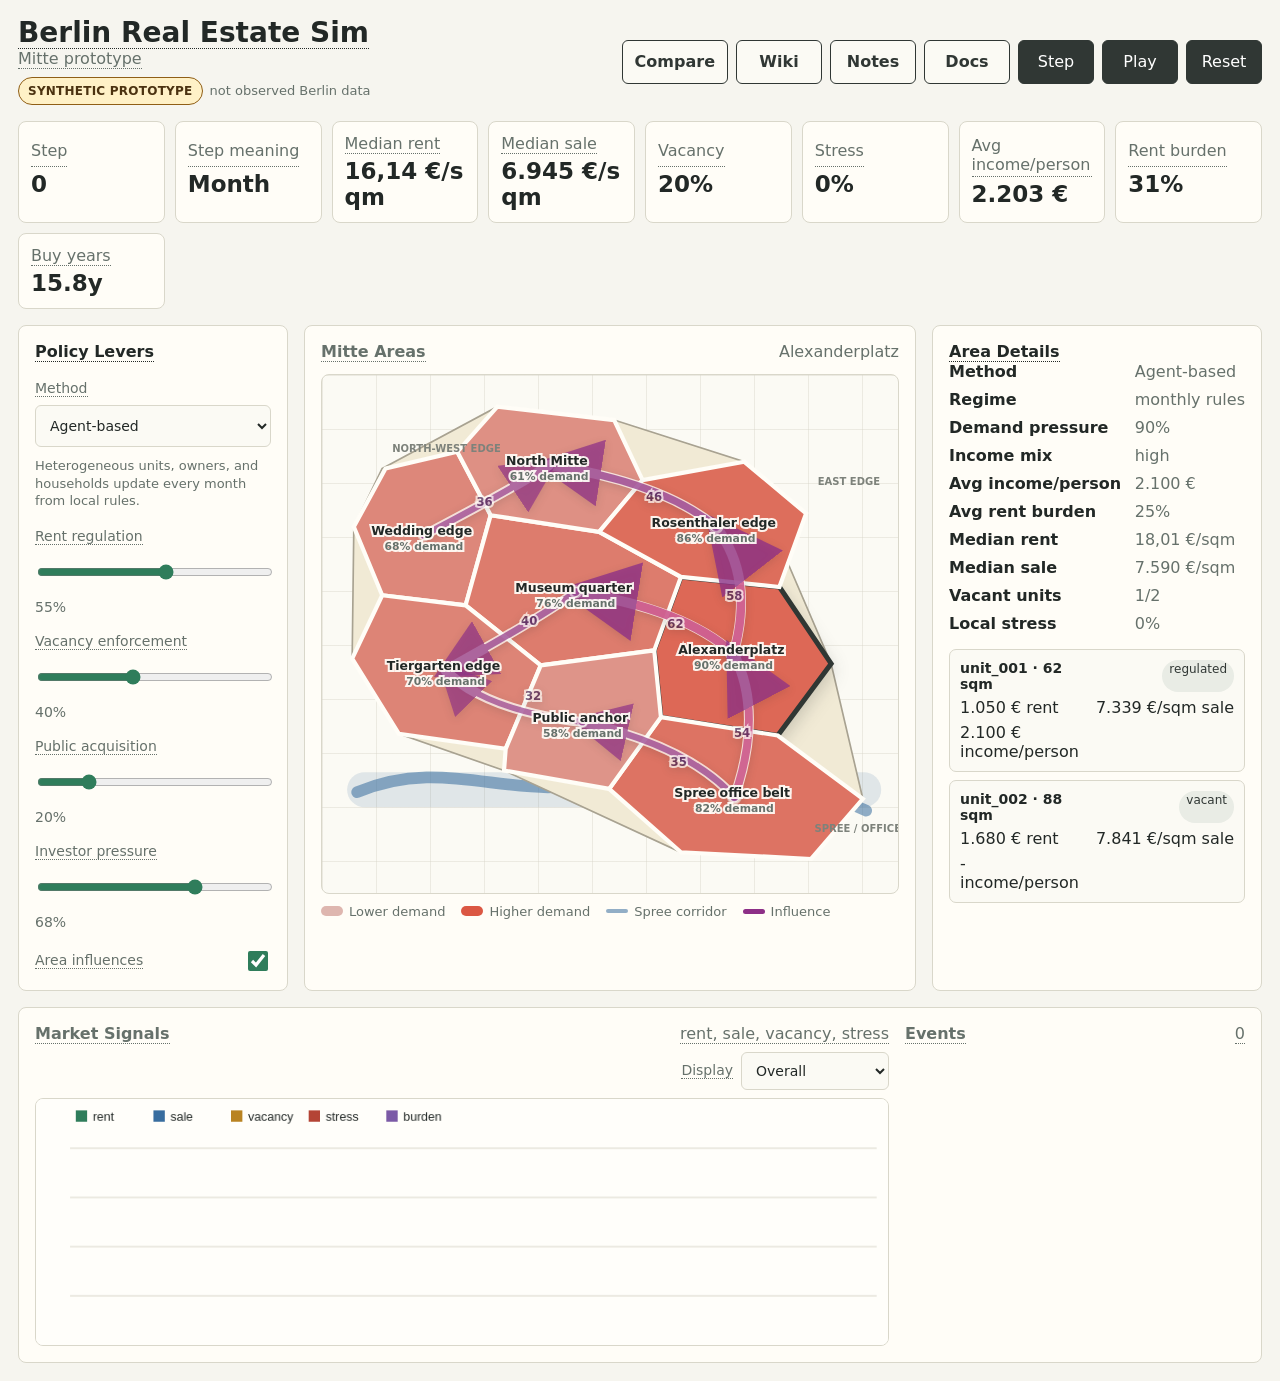
<file: web/index.html>
<!doctype html>
<html lang="en">
  <head>
    <meta charset="utf-8" />
    <meta name="viewport" content="width=device-width, initial-scale=1, viewport-fit=cover" />
    <meta name="theme-color" content="#303734" />
    <meta name="apple-mobile-web-app-capable" content="yes" />
    <meta name="apple-mobile-web-app-title" content="Berlin RE Sim" />
    <meta name="apple-mobile-web-app-status-bar-style" content="black-translucent" />
    <title>Berlin Real Estate Sim</title>
    <link rel="manifest" href="manifest.webmanifest" />
    <link rel="icon" href="icon.svg" type="image/svg+xml" />
    <link rel="apple-touch-icon" href="icon.svg" />
    <link rel="stylesheet" href="styles.css" />
  </head>
  <body>
    <main class="app">
      <header class="topbar">
        <div>
          <h1>
            <span
              class="info"
              tabindex="0"
              data-tooltip="A small game prototype for exploring how rent, purchase prices, vacancy, ownership, and policy interact in Berlin housing."
            >Berlin Real Estate Sim</span>
          </h1>
          <p
            class="info"
            tabindex="0"
            data-tooltip="The first scenario focuses on Mitte. More districts can be added later with the same data structure."
          >Mitte prototype</p>
          <div class="data-status-row" aria-label="data status">
            <span
              class="data-badge data-badge-synthetic info"
              tabindex="0"
              data-tooltip="Current scenario values, targets, and simulation outputs are synthetic prototype data. They are useful for structure and sensitivity testing, not empirical Berlin claims."
            >Synthetic prototype</span>
            <span>not observed Berlin data</span>
          </div>
        </div>
        <div class="run-controls" aria-label="simulation controls">
          <a class="nav-link" href="compare.html">Compare</a>
          <a class="nav-link" href="wiki.html">Wiki</a>
          <a class="nav-link" href="notes.html">Notes</a>
          <a class="nav-link" href="docs.html">Docs</a>
          <button id="stepBtn" type="button" title="Advance one simulation step">Step</button>
          <button id="playBtn" type="button" title="Run or pause the simulation">Play</button>
          <button id="resetBtn" type="button" title="Reset scenario">Reset</button>
        </div>
      </header>

      <section class="metrics" aria-label="market metrics">
        <article>
          <span
            class="info"
            tabindex="0"
            data-tooltip="Shared comparison axis. In ABM it means a simulated month; in Markov it means a state transition; in MCMC it means a sample iteration."
          >Step</span>
          <strong id="monthMetric">0</strong>
        </article>
        <article>
          <span
            class="info"
            tabindex="0"
            data-tooltip="What one step means for the selected simulation method."
          >Step meaning</span>
          <strong id="stepMeaningMetric">Month</strong>
        </article>
        <article>
          <span
            class="info"
            tabindex="0"
            data-tooltip="The middle rent per square meter across all simulated units. This shows rental pressure without being dominated by one extreme unit."
          >Median rent</span>
          <strong id="rentMetric">-</strong>
        </article>
        <article>
          <span
            class="info"
            tabindex="0"
            data-tooltip="The middle estimated purchase price per square meter. This tracks the ownership and investor side of the market."
          >Median sale</span>
          <strong id="saleMetric">-</strong>
        </article>
        <article>
          <span
            class="info"
            tabindex="0"
            data-tooltip="The share of units currently empty. Vacancy can represent transition, speculation, enforcement gaps, or unaffordable supply."
          >Vacancy</span>
          <strong id="vacancyMetric">-</strong>
        </article>
        <article>
          <span
            class="info"
            tabindex="0"
            data-tooltip="Average household displacement stress. It rises when rent burden exceeds what households can tolerate."
          >Stress</span>
          <strong id="stressMetric">-</strong>
        </article>
        <article>
          <span
            class="info"
            tabindex="0"
            data-tooltip="Average monthly income per person, calculated as household income divided by household size."
          >Avg income/person</span>
          <strong id="incomeMetric">-</strong>
        </article>
        <article>
          <span
            class="info"
            tabindex="0"
            data-tooltip="Average rent burden across occupied units: monthly rent divided by monthly household income."
          >Rent burden</span>
          <strong id="burdenMetric">-</strong>
        </article>
        <article>
          <span
            class="info"
            tabindex="0"
            data-tooltip="Median purchase price compared with annual average individual income. Higher values mean buying is less reachable."
          >Buy years</span>
          <strong id="buyYearsMetric">-</strong>
        </article>
      </section>

      <section class="workspace">
        <aside class="panel controls-panel" aria-label="policy levers">
          <h2>
            <span
              class="info"
              tabindex="0"
              data-tooltip="Change these levers to test how regulation, enforcement, public ownership, and investment pressure alter the market."
            >Policy Levers</span>
          </h2>
          <label>
            <span
              class="info"
              tabindex="0"
              data-tooltip="Choose the simulation method. Agent-based follows unit and household rules; Markov chain samples market regimes from a transition matrix."
            >Method</span>
            <select id="methodControl">
              <option value="agent_based">Agent-based</option>
              <option value="analytical">Analytical baseline</option>
              <option value="markov_chain">Markov chain</option>
              <option value="mcmc_state">MCMC state sampler</option>
            </select>
          </label>
          <p id="methodDescription" class="method-description"></p>
          <label>
            <span
              class="info"
              tabindex="0"
              data-tooltip="Higher values slow rent increases, especially for regulated units. This can reduce stress but may shift owner incentives."
            >Rent regulation</span>
            <input id="rentControl" type="range" min="0" max="100" value="55" />
            <output id="rentControlValue">55%</output>
          </label>
          <label>
            <span
              class="info"
              tabindex="0"
              data-tooltip="Higher values make it more likely that vacant units return to rental supply."
            >Vacancy enforcement</span>
            <input id="vacancyControl" type="range" min="0" max="100" value="40" />
            <output id="vacancyControlValue">40%</output>
          </label>
          <label>
            <span
              class="info"
              tabindex="0"
              data-tooltip="Represents public or social ownership pressure. Higher values soften local demand pressure and speculative growth."
            >Public acquisition</span>
            <input id="publicControl" type="range" min="0" max="100" value="20" />
            <output id="publicControlValue">20%</output>
          </label>
          <label>
            <span
              class="info"
              tabindex="0"
              data-tooltip="Higher values increase purchase-price growth and make rental-to-sale conversion more attractive to profit-seeking owners."
            >Investor pressure</span>
            <input id="investorControl" type="range" min="0" max="100" value="68" />
            <output id="investorControlValue">68%</output>
          </label>
          <label class="toggle-row">
            <span
              class="info"
              tabindex="0"
              data-tooltip="Show directed area-to-area influence arrows. Thicker arrows mean stronger spillover pressure between areas."
            >Area influences</span>
            <input id="influenceControl" type="checkbox" checked />
          </label>
        </aside>

        <section class="map-panel" aria-label="neighborhood map">
          <div class="section-heading">
            <h2>
              <span
                class="info"
                tabindex="0"
                data-tooltip="A stylized Mitte map. Each labeled shape is clickable, and warmer color means higher demand pressure."
              >Mitte Areas</span>
            </h2>
            <span id="selectedName">Alexanderplatz</span>
          </div>
          <div id="mapGrid" class="map-canvas"></div>
        </section>

        <section class="panel detail-panel" aria-label="selected neighborhood details">
          <h2>
            <span
              class="info"
              tabindex="0"
              data-tooltip="Local values for the selected area, including rent, sale price, vacancy, and tenant stress."
            >Area Details</span>
          </h2>
          <dl id="areaDetails"></dl>
          <div class="unit-list" id="unitList"></div>
        </section>
      </section>

      <section class="chart-panel" aria-label="simulation charts">
        <div>
          <div class="section-heading">
            <h2>
              <span
                class="info"
                tabindex="0"
                data-tooltip="The chart compares normalized trends, so rent and sale prices show direction rather than exact euro values."
              >Market Signals</span>
            </h2>
            <span
              class="info"
              tabindex="0"
              data-tooltip="Green is rent, blue is sale price, yellow is vacancy, red is displacement stress."
            >rent, sale, vacancy, stress</span>
          </div>
          <div class="chart-tools" aria-label="market signal display options">
            <label>
              <span
                class="info"
                tabindex="0"
                data-tooltip="Overall compresses the full timeline into the visible chart. Time-series scroll gives each step fixed horizontal space and scrolls to the latest step."
              >Display</span>
              <select id="chartModeControl">
                <option value="overall">Overall</option>
                <option value="time_series">Time-series scroll</option>
              </select>
            </label>
          </div>
          <div id="chartViewport" class="chart-viewport">
            <canvas id="marketChart" width="900" height="260"></canvas>
          </div>
        </div>
        <div class="event-log">
          <div class="section-heading">
            <h2>
              <span
                class="info"
                tabindex="0"
                data-tooltip="Events explain why the model changed, such as displacement, vacancy enforcement, or conversion toward sale."
              >Events</span>
            </h2>
            <span
              id="eventCount"
              class="info"
              tabindex="0"
              data-tooltip="Number of logged simulation events."
            >0</span>
          </div>
          <ol id="eventLog"></ol>
        </div>
      </section>
    </main>

    <script src="scenario-content.js"></script>
    <script src="scenario.js"></script>
    <script src="game.js"></script>
    <script>
      if ("serviceWorker" in navigator && location.protocol !== "file:") {
        navigator.serviceWorker.register("service-worker.js");
      }
    </script>
  </body>
</html>
</file>
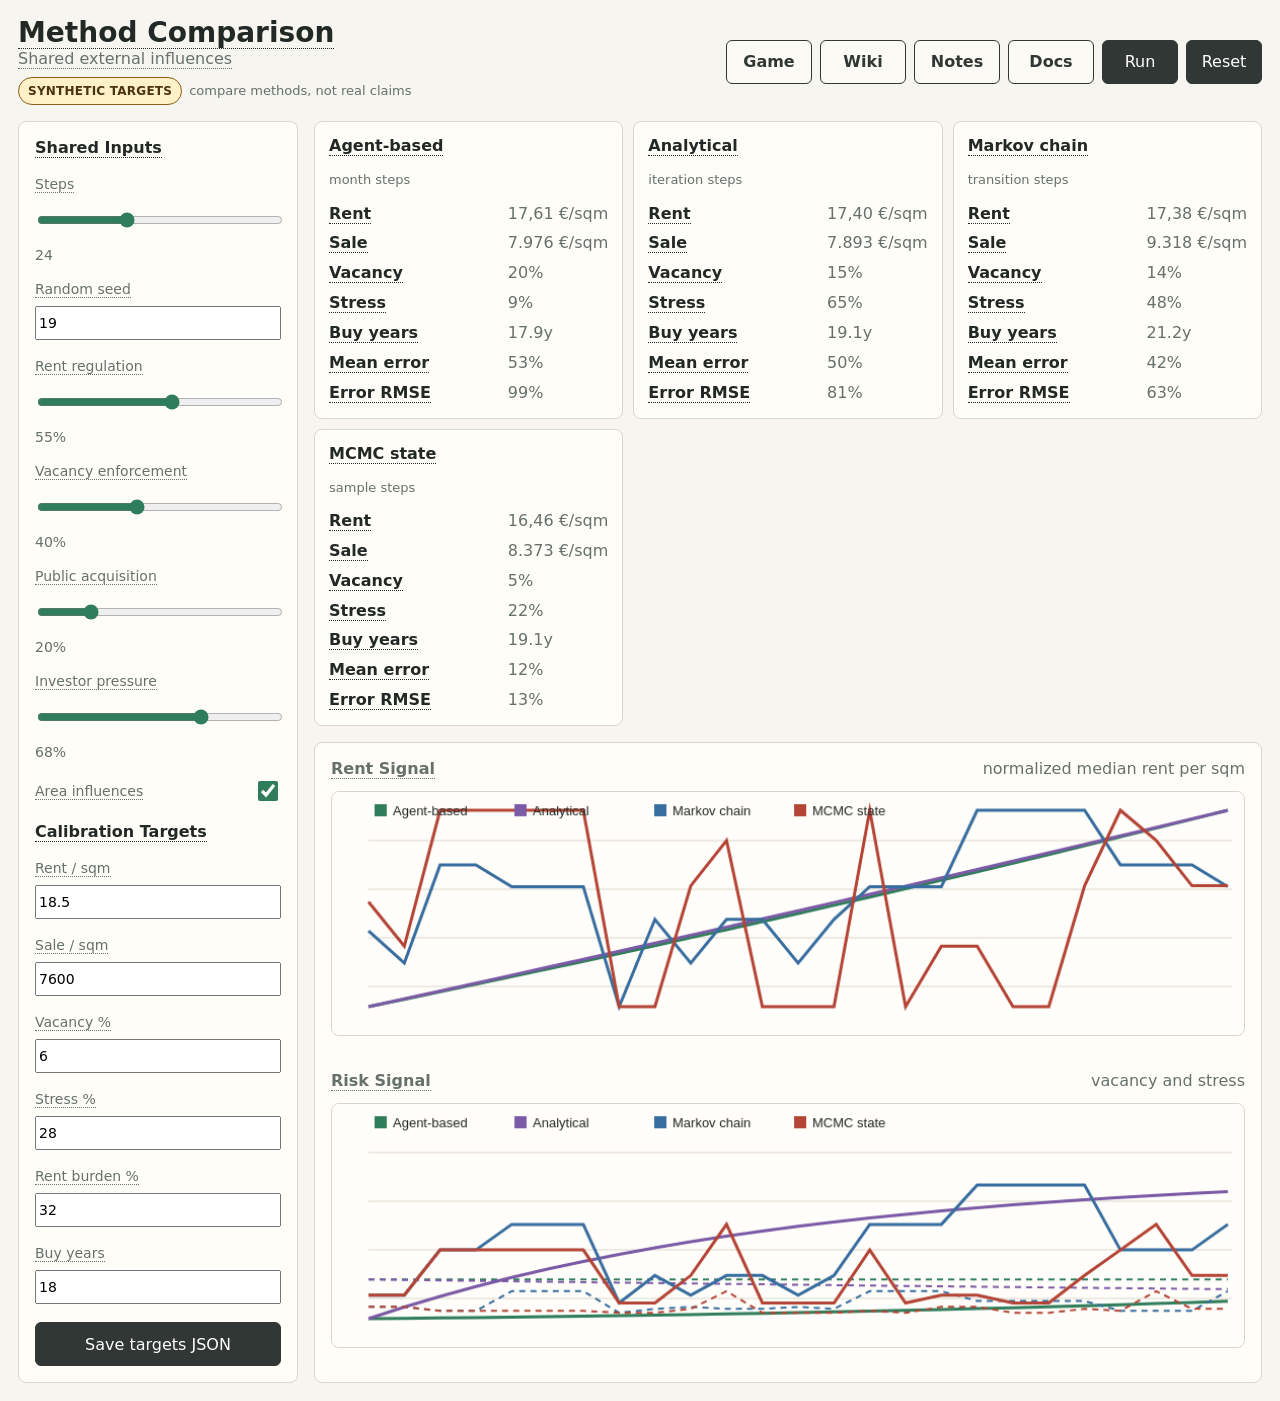
<file: web/compare.html>
<!doctype html>
<html lang="en">
  <head>
    <meta charset="utf-8" />
    <meta name="viewport" content="width=device-width, initial-scale=1, viewport-fit=cover" />
    <meta name="theme-color" content="#303734" />
    <title>Compare Methods · Berlin Real Estate Sim</title>
    <link rel="manifest" href="manifest.webmanifest" />
    <link rel="icon" href="icon.svg" type="image/svg+xml" />
    <link rel="stylesheet" href="styles.css" />
  </head>
  <body>
    <main class="app compare-app">
      <header class="topbar">
        <div>
          <h1>
            <span
              class="info"
              tabindex="0"
              data-tooltip="Compare different simulation methods under the same external policy and influence settings."
            >Method Comparison</span>
          </h1>
          <p
            class="info"
            tabindex="0"
            data-tooltip="Every method receives the same initial scenario, same policy levers, same step count, and same influence toggle."
          >Shared external influences</p>
          <div class="data-status-row" aria-label="data status">
            <span
              class="data-badge data-badge-synthetic info"
              tabindex="0"
              data-tooltip="Current comparison targets and method outputs are synthetic prototype references unless replaced by target values with observed provenance."
            >Synthetic targets</span>
            <span>compare methods, not real claims</span>
          </div>
        </div>
        <div class="run-controls" aria-label="comparison controls">
          <a class="nav-link" href="index.html">Game</a>
          <a class="nav-link" href="wiki.html">Wiki</a>
          <a class="nav-link" href="notes.html">Notes</a>
          <a class="nav-link" href="docs.html">Docs</a>
          <button id="compareRunBtn" type="button">Run</button>
          <button id="compareResetBtn" type="button">Reset</button>
        </div>
      </header>

      <section class="compare-layout">
        <aside class="panel controls-panel" aria-label="shared external controls">
          <h2>
            <span
              class="info"
              tabindex="0"
              data-tooltip="These settings are applied to every method, so differences come from the method logic rather than different inputs."
            >Shared Inputs</span>
          </h2>
          <label>
            <span
              class="info"
              tabindex="0"
              data-tooltip="How many simulation updates each method runs. For Markov and MCMC methods, one step means one state transition or sample."
            >Steps</span>
            <input id="compareStepsControl" type="range" min="4" max="60" value="24" />
            <output id="compareStepsValue">24</output>
          </label>
          <label>
            <span
              class="info"
              tabindex="0"
              data-tooltip="A fixed number that makes random methods repeatable, so the same settings can be compared again."
            >Random seed</span>
            <input id="compareSeedControl" type="number" min="1" max="999999" value="19" />
          </label>
          <label>
            <span
              class="info"
              tabindex="0"
              data-tooltip="Higher values slow rent growth, especially for regulated units and public-stabilized regimes."
            >Rent regulation</span>
            <input id="compareRentControl" type="range" min="0" max="100" value="55" />
            <output id="compareRentValue">55%</output>
          </label>
          <label>
            <span
              class="info"
              tabindex="0"
              data-tooltip="Represents pressure against leaving homes empty. Higher values reduce persistent vacancy in the aggregate model."
            >Vacancy enforcement</span>
            <input id="compareVacancyControl" type="range" min="0" max="100" value="40" />
            <output id="compareVacancyValue">40%</output>
          </label>
          <label>
            <span
              class="info"
              tabindex="0"
              data-tooltip="Represents public or social ownership expansion. Higher values dampen speculative sale-price pressure."
            >Public acquisition</span>
            <input id="comparePublicControl" type="range" min="0" max="100" value="20" />
            <output id="comparePublicValue">20%</output>
          </label>
          <label>
            <span
              class="info"
              tabindex="0"
              data-tooltip="External purchase and redevelopment demand. Higher values raise demand pressure and spillover intensity."
            >Investor pressure</span>
            <input id="compareInvestorControl" type="range" min="0" max="100" value="68" />
            <output id="compareInvestorValue">68%</output>
          </label>
          <label class="toggle-row">
            <span
              class="info"
              tabindex="0"
              data-tooltip="Turns neighborhood spillovers on or off, such as office-belt pressure affecting nearby housing areas."
            >Area influences</span>
            <input id="compareInfluenceControl" type="checkbox" checked />
          </label>
          <h2>
            <span
              class="info"
              tabindex="0"
              data-tooltip="Targets are reference values used to calculate error. Edit them before real data import, then save them as JSON."
            >Calibration Targets</span>
          </h2>
          <label>
            <span
              class="info"
              tabindex="0"
              data-tooltip="Target median monthly rent per square meter. The methods try to get close to this reference value."
            >Rent / sqm</span>
            <input id="targetRentControl" type="number" min="0" step="0.1" value="18.5" />
          </label>
          <label>
            <span
              class="info"
              tabindex="0"
              data-tooltip="Target median purchase price per square meter for apartments or similar units."
            >Sale / sqm</span>
            <input id="targetSaleControl" type="number" min="0" step="100" value="7600" />
          </label>
          <label>
            <span
              class="info"
              tabindex="0"
              data-tooltip="Target share of units that are empty or unavailable for an occupied household."
            >Vacancy %</span>
            <input id="targetVacancyControl" type="number" min="0" max="100" step="1" value="6" />
          </label>
          <label>
            <span
              class="info"
              tabindex="0"
              data-tooltip="Target average displacement stress. Zero means stable households; one hundred means severe pressure."
            >Stress %</span>
            <input id="targetStressControl" type="number" min="0" max="100" step="1" value="28" />
          </label>
          <label>
            <span
              class="info"
              tabindex="0"
              data-tooltip="Target average share of monthly household income spent on rent."
            >Rent burden %</span>
            <input id="targetBurdenControl" type="number" min="0" max="100" step="1" value="32" />
          </label>
          <label>
            <span
              class="info"
              tabindex="0"
              data-tooltip="Target purchase-price-to-income ratio, expressed as years of average individual income."
            >Buy years</span>
            <input id="targetBuyYearsControl" type="number" min="0" step="0.5" value="18" />
          </label>
          <button id="saveTargetsBtn" type="button">Save targets JSON</button>
        </aside>

        <section class="comparison-surface">
          <section id="comparisonCards" class="comparison-cards" aria-label="method comparison summary"></section>
          <section class="chart-panel compare-chart-panel" aria-label="comparison charts">
            <div>
              <div class="section-heading">
                <h2>
                  <span
                    class="info"
                    tabindex="0"
                    data-tooltip="Shows each method's rent path on a normalized scale, so different methods can be compared by direction and volatility."
                  >Rent Signal</span>
                </h2>
                <span>normalized median rent per sqm</span>
              </div>
              <canvas id="compareRentChart" width="900" height="240"></canvas>
            </div>
            <div>
              <div class="section-heading">
                <h2>
                  <span
                    class="info"
                    tabindex="0"
                    data-tooltip="Shows displacement stress as solid lines and vacancy as dashed lines, using the same color for each method."
                  >Risk Signal</span>
                </h2>
                <span>vacancy and stress</span>
              </div>
              <canvas id="compareRiskChart" width="900" height="240"></canvas>
            </div>
          </section>
        </section>
      </section>
    </main>

    <script src="scenario-content.js"></script>
    <script src="scenario.js"></script>
    <script src="compare.js"></script>
  </body>
</html>
</file>
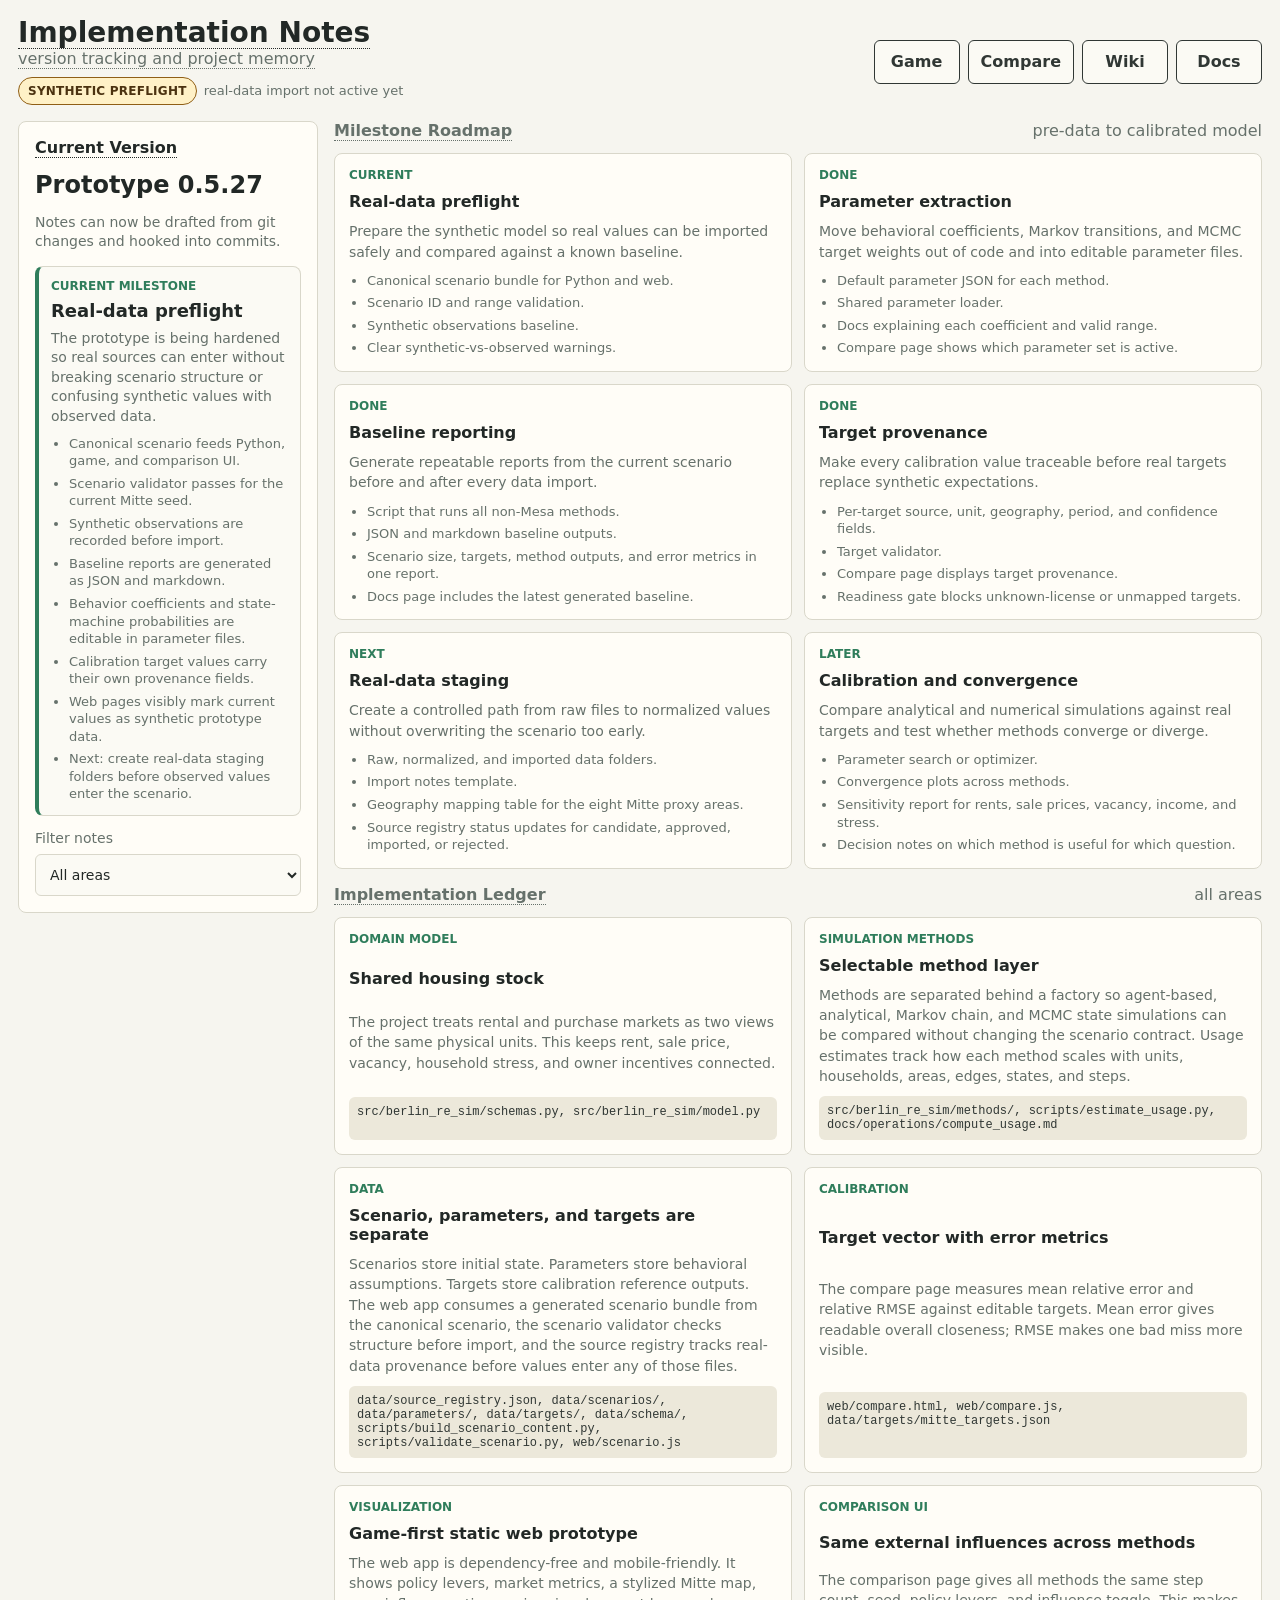
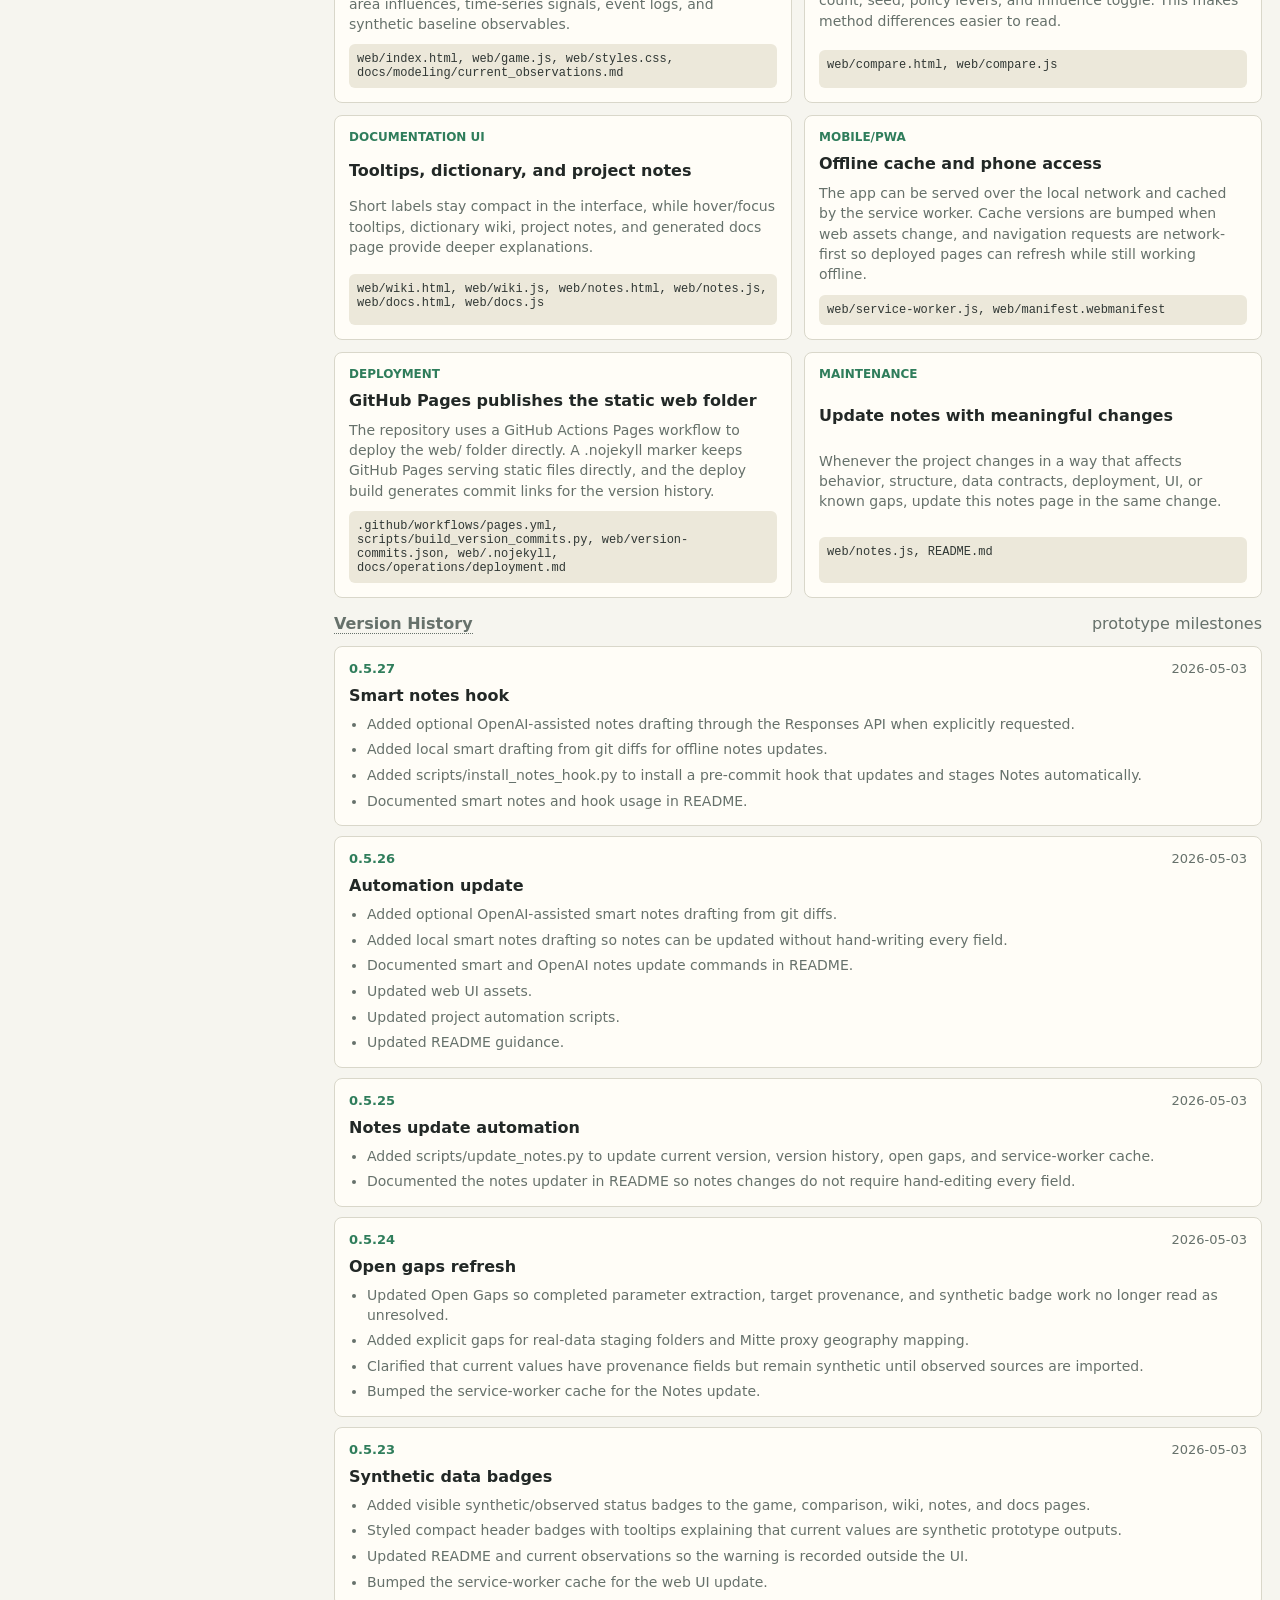
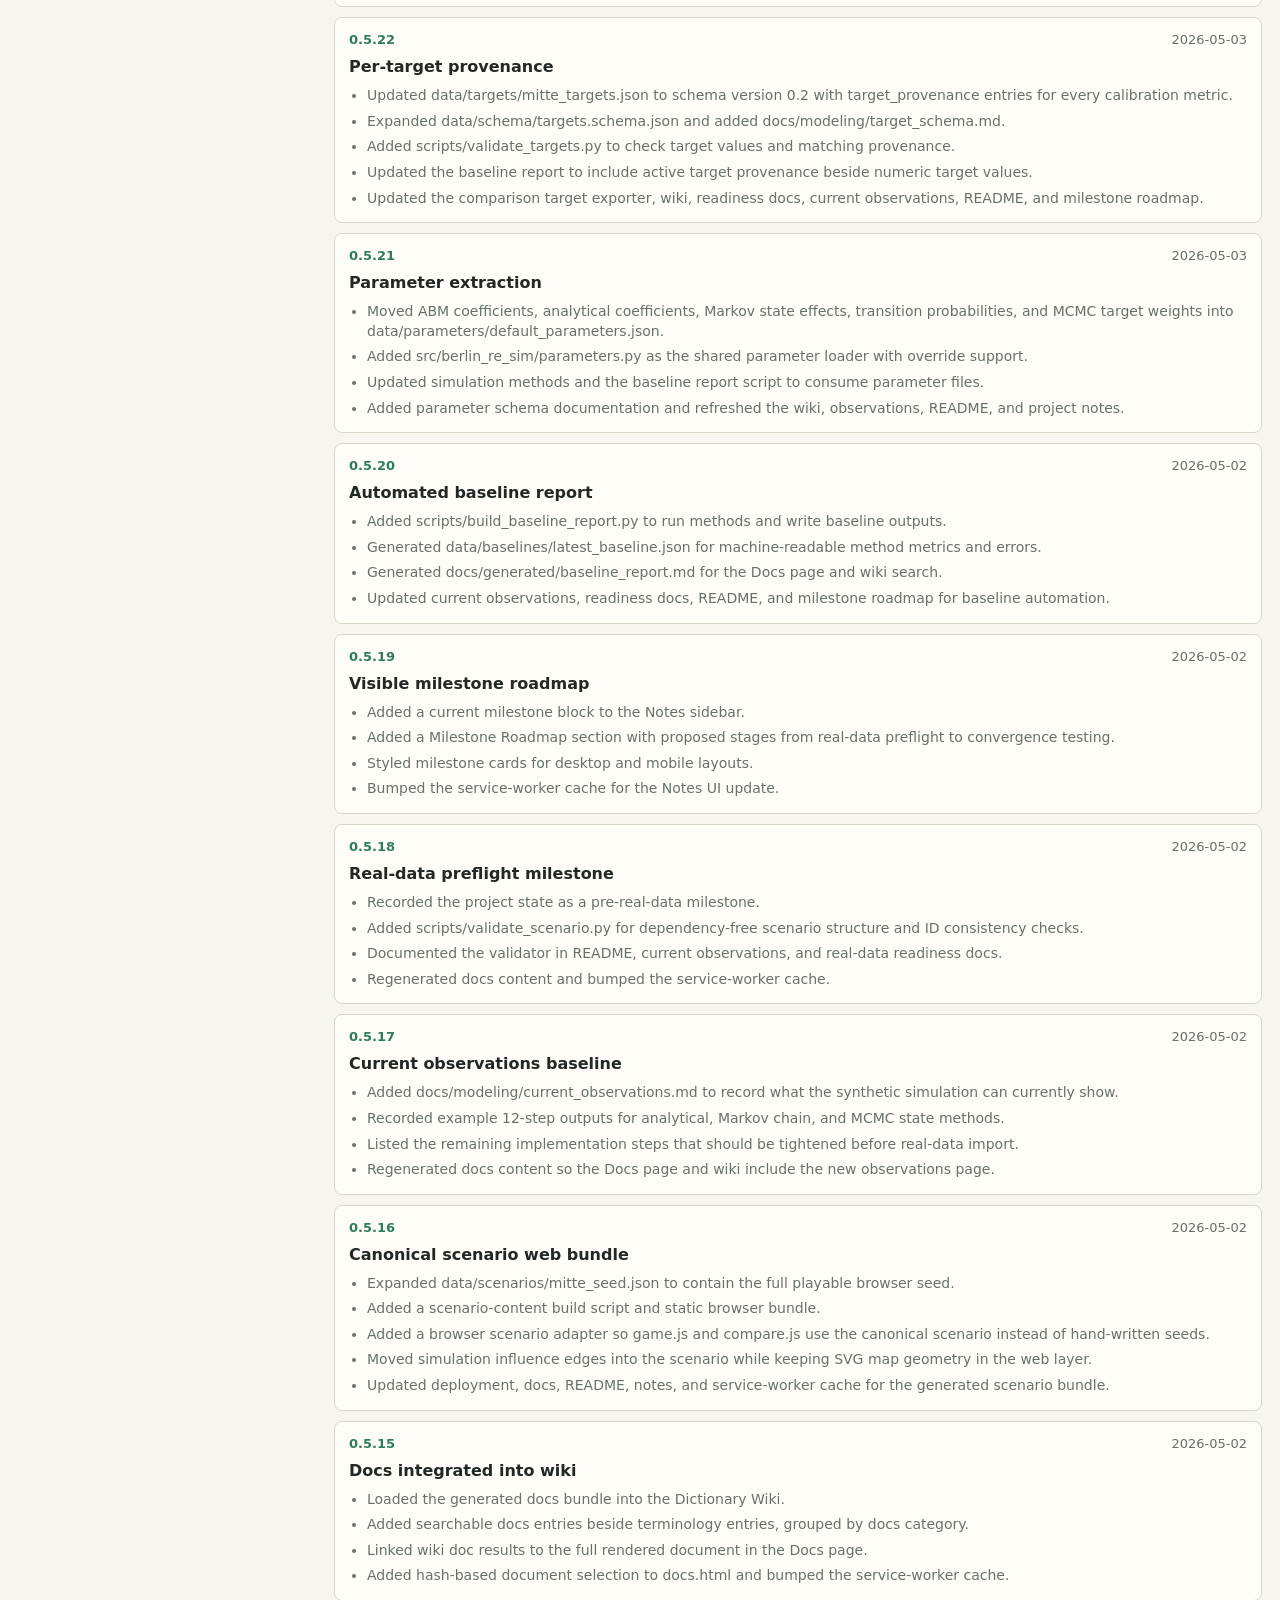
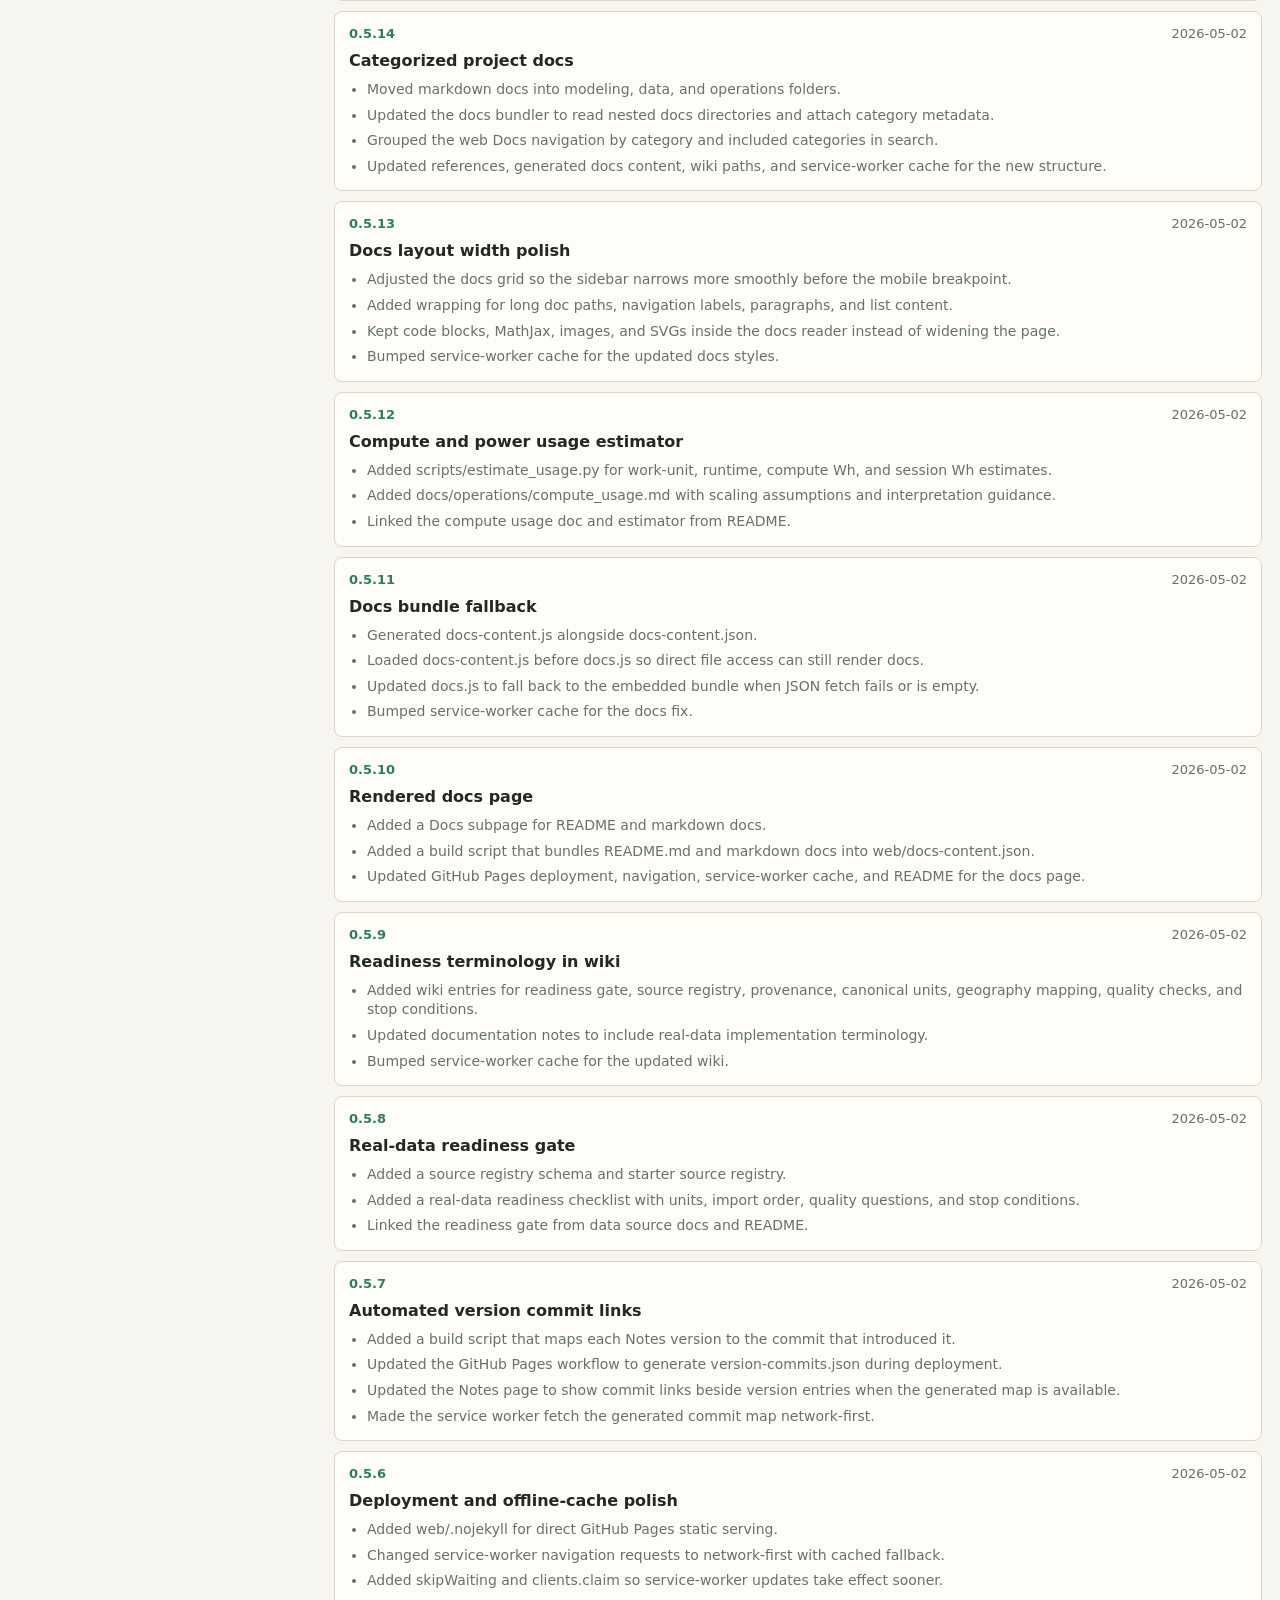
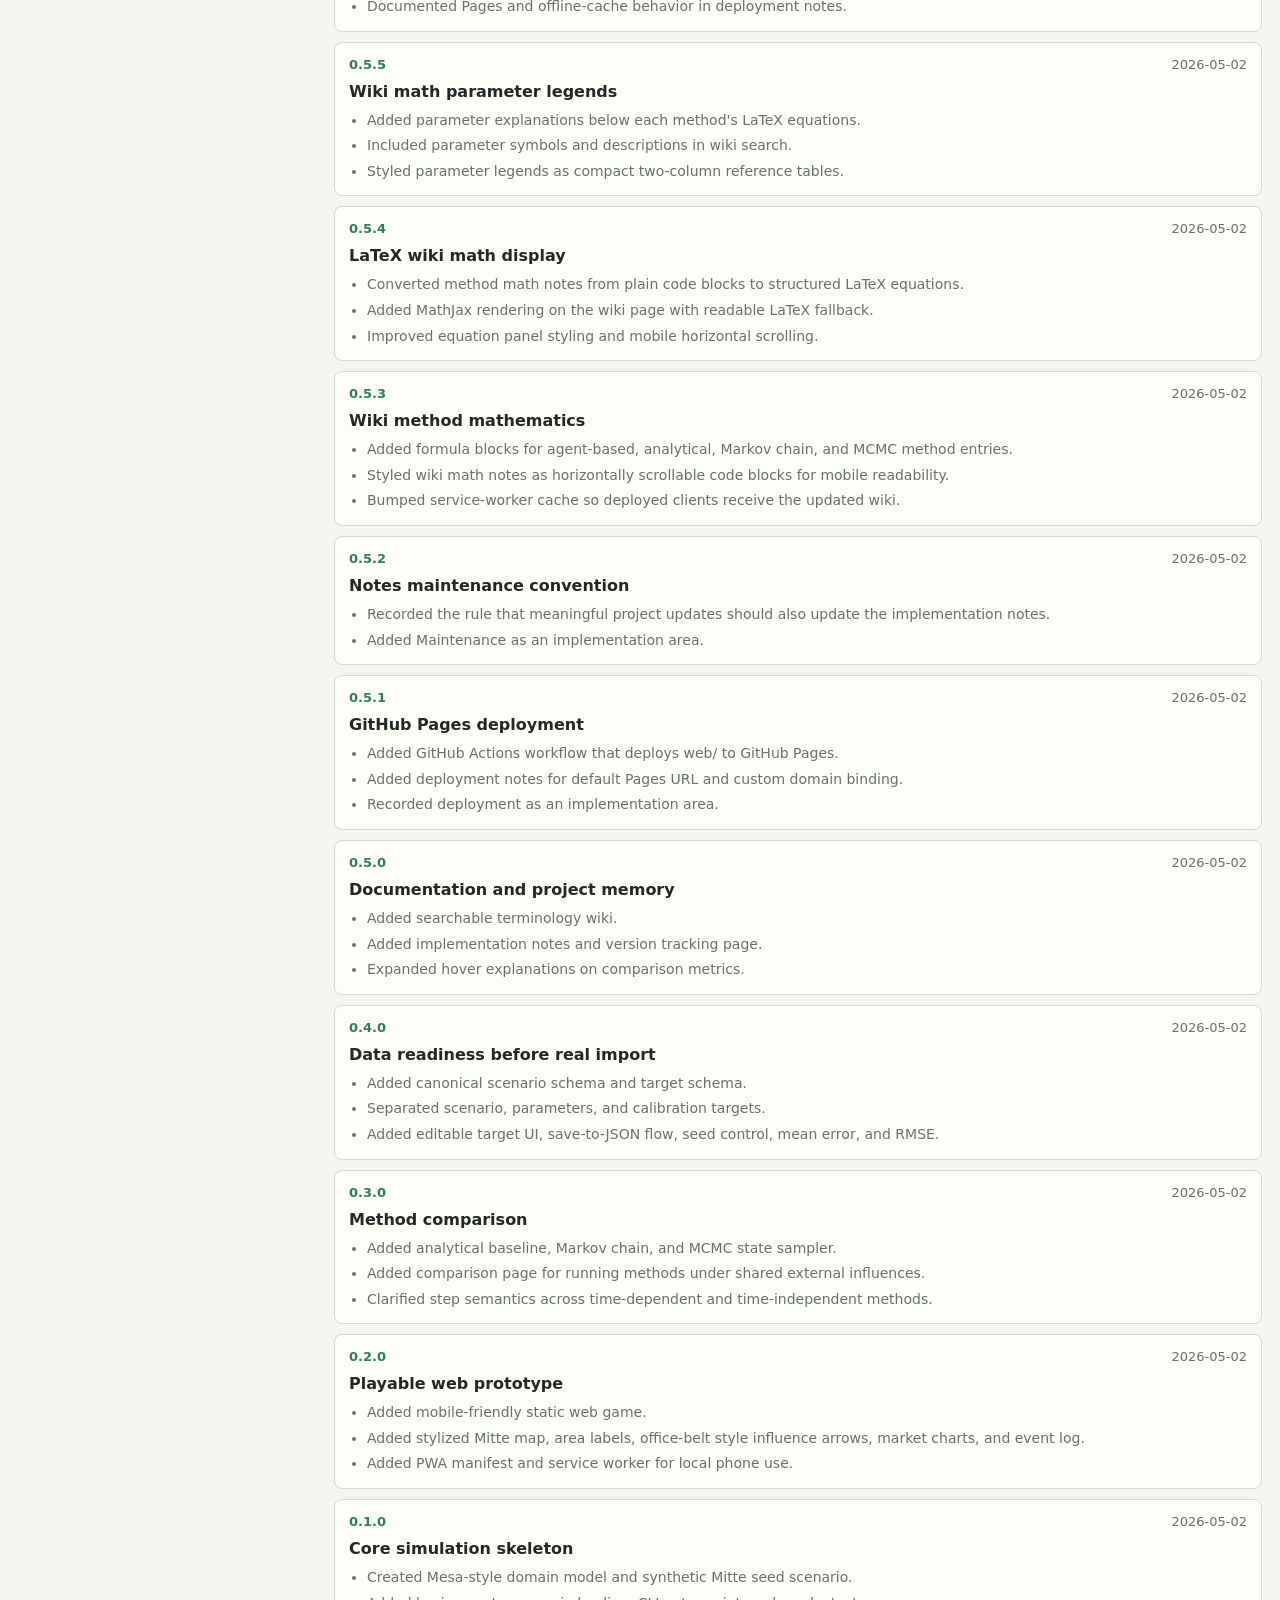
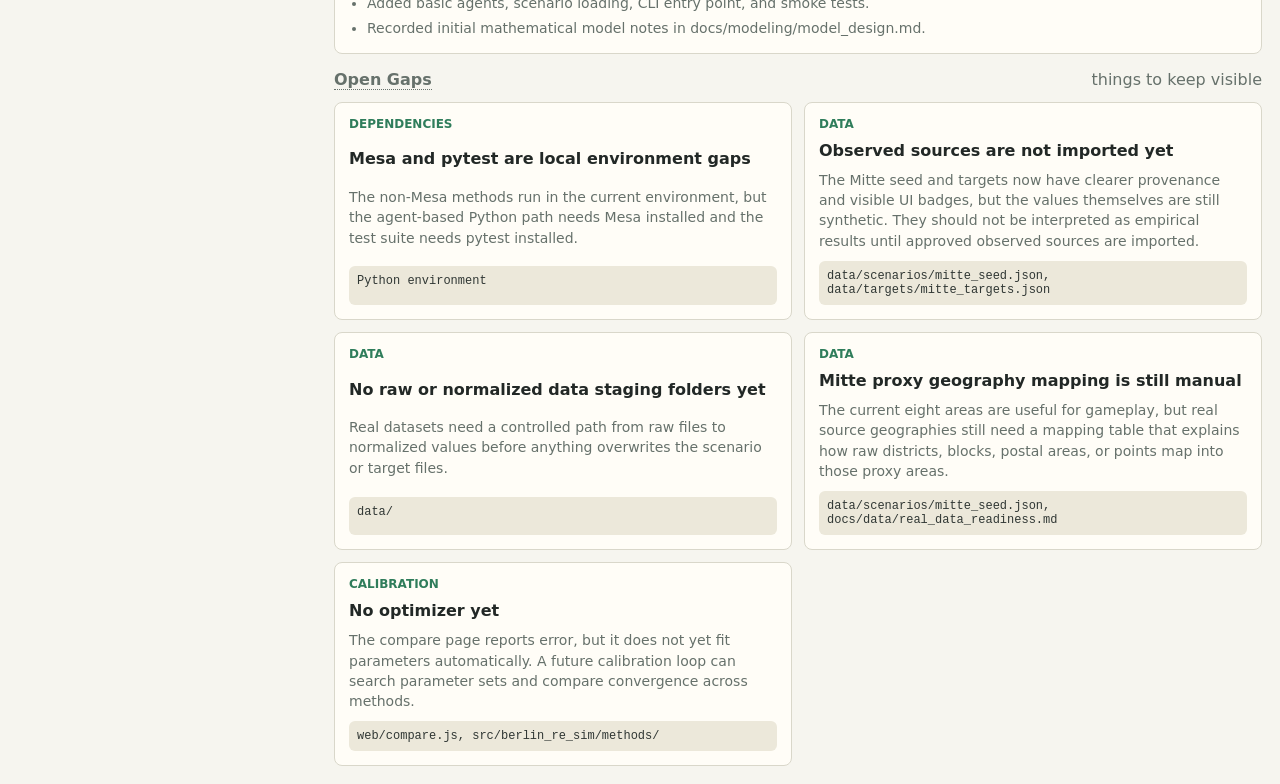
<file: web/notes.html>
<!doctype html>
<html lang="en">
  <head>
    <meta charset="utf-8" />
    <meta name="viewport" content="width=device-width, initial-scale=1, viewport-fit=cover" />
    <meta name="theme-color" content="#303734" />
    <title>Implementation Notes · Berlin Real Estate Sim</title>
    <link rel="manifest" href="manifest.webmanifest" />
    <link rel="icon" href="icon.svg" type="image/svg+xml" />
    <link rel="stylesheet" href="styles.css" />
  </head>
  <body>
    <main class="app notes-app">
      <header class="topbar">
        <div>
          <h1>
            <span
              class="info"
              tabindex="0"
              data-tooltip="A project ledger for implementation decisions, version history, current gaps, and next work."
            >Implementation Notes</span>
          </h1>
          <p
            class="info"
            tabindex="0"
            data-tooltip="This page tracks the whole prototype, including Python methods, data files, web UI, calibration, and documentation."
          >version tracking and project memory</p>
          <div class="data-status-row" aria-label="data status">
            <span
              class="data-badge data-badge-synthetic info"
              tabindex="0"
              data-tooltip="Project notes distinguish synthetic prototype values from future observed imported values."
            >Synthetic preflight</span>
            <span>real-data import not active yet</span>
          </div>
        </div>
        <div class="run-controls" aria-label="notes navigation">
          <a class="nav-link" href="index.html">Game</a>
          <a class="nav-link" href="compare.html">Compare</a>
          <a class="nav-link" href="wiki.html">Wiki</a>
          <a class="nav-link" href="docs.html">Docs</a>
        </div>
      </header>

      <section class="notes-layout">
        <aside class="panel notes-sidebar" aria-label="project status">
          <h2>
            <span
              class="info"
              tabindex="0"
              data-tooltip="Prototype version is separate from the service-worker cache version. It tracks product and modeling progress."
            >Current Version</span>
          </h2>
          <strong id="currentVersion">Prototype 0.5.0</strong>
          <p id="currentVersionSummary">Documentation UI and version ledger.</p>
          <div class="milestone-sidebar" aria-label="current milestone">
            <span>Current milestone</span>
            <strong id="currentMilestoneTitle">Real-data preflight</strong>
            <p id="currentMilestoneSummary">Prepare the model before importing real data.</p>
            <ul id="currentMilestoneList"></ul>
          </div>
          <label>
            <span>Filter notes</span>
            <select id="notesFilter">
              <option value="all">All areas</option>
            </select>
          </label>
        </aside>

        <section class="notes-content">
          <section class="notes-section">
            <div class="section-heading">
              <h2>
                <span
                  class="info"
                  tabindex="0"
                  data-tooltip="Planned milestones from the current pre-real-data checkpoint toward real-data calibration and convergence testing."
                >Milestone Roadmap</span>
              </h2>
              <span>pre-data to calibrated model</span>
            </div>
            <div id="milestoneRoadmap" class="milestone-list"></div>
          </section>

          <section class="notes-section">
            <div class="section-heading">
              <h2>
                <span
                  class="info"
                  tabindex="0"
                  data-tooltip="Major implementation areas and why they are structured this way."
                >Implementation Ledger</span>
              </h2>
              <span id="notesActiveFilter">all areas</span>
            </div>
            <div id="implementationNotes" class="notes-grid"></div>
          </section>

          <section class="notes-section">
            <div class="section-heading">
              <h2>
                <span
                  class="info"
                  tabindex="0"
                  data-tooltip="Chronological project milestones. Use this when you want to remember what was added in each stage."
                >Version History</span>
              </h2>
              <span>prototype milestones</span>
            </div>
            <div id="versionHistory" class="version-list"></div>
          </section>

          <section class="notes-section">
            <div class="section-heading">
              <h2>
                <span
                  class="info"
                  tabindex="0"
                  data-tooltip="Known constraints that should be handled before trusting the simulation as evidence."
                >Open Gaps</span>
              </h2>
              <span>things to keep visible</span>
            </div>
            <div id="openGaps" class="notes-grid"></div>
          </section>
        </section>
      </section>
    </main>

    <script src="notes.js"></script>
    <script>
      if ("serviceWorker" in navigator && location.protocol !== "file:") {
        navigator.serviceWorker.register("service-worker.js");
      }
    </script>
  </body>
</html>
</file>
<file: web/styles.css>
:root {
  color-scheme: light;
  --bg: #f6f5ef;
  --ink: #222826;
  --muted: #66716b;
  --line: #d9d7ca;
  --panel: #fffdf7;
  --green: #2f7d5b;
  --red: #b44435;
  --blue: #386d9f;
  --gold: #b98321;
  --dark: #303734;
}

* {
  box-sizing: border-box;
}

html,
body {
  overflow-x: hidden;
}

body {
  margin: 0;
  background: var(--bg);
  color: var(--ink);
  font-family:
    Inter, ui-sans-serif, system-ui, -apple-system, BlinkMacSystemFont, "Segoe UI", sans-serif;
  -webkit-text-size-adjust: 100%;
}

button,
input,
select {
  font: inherit;
}

button,
.map-area,
input[type="range"] {
  touch-action: manipulation;
}

.app {
  display: grid;
  gap: 16px;
  min-height: 100vh;
  max-width: 100vw;
  padding: max(18px, env(safe-area-inset-top)) max(18px, env(safe-area-inset-right))
    max(18px, env(safe-area-inset-bottom)) max(18px, env(safe-area-inset-left));
}

.topbar,
.metrics,
.workspace,
.chart-panel,
.wiki-layout,
.notes-layout,
.docs-layout {
  width: min(1380px, 100%);
  min-width: 0;
  margin: 0 auto;
}

.topbar {
  display: flex;
  align-items: center;
  justify-content: space-between;
  gap: 16px;
}

h1,
h2,
p {
  margin: 0;
}

h1 {
  font-size: 28px;
  font-weight: 760;
  letter-spacing: 0;
  line-height: 1.08;
}

h2 {
  font-size: 16px;
  letter-spacing: 0;
}

.topbar p,
.data-status-row,
.section-heading span,
.metrics span,
.panel label,
.event-log li,
dd {
  color: var(--muted);
}

.info {
  position: relative;
  display: inline-flex;
  align-items: center;
  width: fit-content;
  border-bottom: 1px dotted currentColor;
  cursor: help;
  outline: none;
  max-width: 100%;
}

.info::after {
  position: absolute;
  z-index: 20;
  left: 0;
  bottom: calc(100% + 9px);
  width: min(280px, calc(100vw - 36px));
  padding: 9px 10px;
  border: 1px solid #202623;
  border-radius: 7px;
  background: #202623;
  color: #fffdf7;
  box-shadow: 0 10px 26px rgba(34, 40, 38, 0.22);
  content: attr(data-tooltip);
  font-size: 13px;
  font-weight: 500;
  line-height: 1.35;
  opacity: 0;
  pointer-events: none;
  transform: translateY(4px);
  transition:
    opacity 140ms ease,
    transform 140ms ease;
}

.info::before {
  position: absolute;
  z-index: 21;
  left: 14px;
  bottom: calc(100% + 3px);
  border: 6px solid transparent;
  border-top-color: #202623;
  content: "";
  opacity: 0;
  pointer-events: none;
  transition: opacity 140ms ease;
}

.info:hover::after,
.info:focus-visible::after,
.info:hover::before,
.info:focus-visible::before {
  opacity: 1;
  transform: translateY(0);
}

.info:focus-visible {
  border-radius: 3px;
  box-shadow: 0 0 0 3px rgba(56, 109, 159, 0.24);
}

.topbar .info::after,
.metrics .info::after {
  top: calc(100% + 9px);
  bottom: auto;
}

.topbar .info::before,
.metrics .info::before {
  top: calc(100% + 3px);
  bottom: auto;
  border-top-color: transparent;
  border-bottom-color: #202623;
}

.run-controls {
  display: flex;
  flex-wrap: wrap;
  gap: 8px;
  min-width: 0;
}

.data-status-row {
  display: flex;
  flex-wrap: wrap;
  align-items: center;
  gap: 7px;
  margin-top: 8px;
  font-size: 13px;
  line-height: 1.35;
}

.data-badge {
  display: inline-flex;
  align-items: center;
  min-height: 28px;
  padding: 4px 9px;
  border: 1px solid #8f5e16;
  border-radius: 999px;
  color: #4b3210;
  font-size: 12px;
  font-weight: 800;
  letter-spacing: 0.02em;
  text-transform: uppercase;
}

.data-badge.info {
  border-bottom-style: solid;
}

.data-badge-synthetic {
  background: #fff1c7;
}

.data-badge-observed {
  border-color: #2f7d5b;
  background: #dff3e9;
  color: #1f513c;
}

button {
  min-width: 76px;
  min-height: 44px;
  border: 1px solid var(--dark);
  border-radius: 6px;
  background: var(--dark);
  color: white;
  cursor: pointer;
}

button:hover {
  background: #1f2422;
}

.nav-link {
  display: inline-grid;
  place-items: center;
  min-width: 86px;
  min-height: 44px;
  padding: 0 12px;
  border: 1px solid var(--dark);
  border-radius: 6px;
  background: #fbfaf4;
  color: var(--dark);
  font-weight: 700;
  text-decoration: none;
}

.nav-link:hover {
  background: #ece8da;
}

.metrics {
  display: grid;
  grid-template-columns: repeat(auto-fit, minmax(140px, 1fr));
  gap: 10px;
  min-width: 0;
}

.metrics article,
.panel,
.chart-panel,
.map-panel {
  border: 1px solid var(--line);
  border-radius: 8px;
  background: var(--panel);
}

.metrics article {
  display: grid;
  gap: 4px;
  min-height: 76px;
  padding: 12px;
}

.metrics strong {
  font-size: 23px;
  letter-spacing: 0;
  overflow-wrap: anywhere;
}

.workspace {
  display: grid;
  grid-template-columns: 270px minmax(0, 1fr) 330px;
  gap: 16px;
  align-items: stretch;
  min-width: 0;
}

.panel,
.map-panel,
.chart-panel {
  min-width: 0;
  padding: 16px;
}

.controls-panel {
  display: grid;
  align-content: start;
  gap: 18px;
}

.controls-panel label {
  display: grid;
  grid-template-columns: 1fr auto;
  gap: 8px;
  font-size: 14px;
}

.controls-panel .toggle-row {
  align-items: center;
}

.controls-panel .toggle-row input {
  grid-column: auto;
  justify-self: end;
  width: 20px;
  min-height: 20px;
}

.controls-panel input {
  grid-column: 1 / -1;
  width: 100%;
  min-height: 34px;
  accent-color: var(--green);
}

.controls-panel select {
  grid-column: 1 / -1;
  width: 100%;
  min-height: 42px;
  padding: 0 10px;
  border: 1px solid var(--line);
  border-radius: 6px;
  background: #fbfaf4;
  color: var(--ink);
}

.method-description {
  margin-top: -8px;
  color: var(--muted);
  font-size: 13px;
  line-height: 1.35;
}

.section-heading {
  display: flex;
  align-items: baseline;
  justify-content: space-between;
  gap: 12px;
  margin-bottom: 12px;
  min-width: 0;
}

.section-heading > * {
  min-width: 0;
}

.map-canvas {
  display: grid;
  gap: 10px;
  min-height: 0;
  min-width: 0;
}

.mitte-map {
  display: block;
  width: 100%;
  height: auto;
  aspect-ratio: 690 / 620;
  border: 1px solid var(--line);
  border-radius: 8px;
  background:
    linear-gradient(90deg, rgba(217, 215, 202, 0.45) 1px, transparent 1px),
    linear-gradient(rgba(217, 215, 202, 0.45) 1px, transparent 1px),
    #fbfaf4;
  background-size: 54px 54px;
}

.map-ring {
  fill: #f1ead5;
  stroke: #a8a291;
  stroke-width: 2;
}

.map-water {
  fill: rgba(56, 109, 159, 0.14);
}

.map-river {
  fill: none;
  stroke: rgba(56, 109, 159, 0.55);
  stroke-linecap: round;
  stroke-width: 14;
}

.map-area {
  cursor: pointer;
  outline: none;
}

.influence-layer {
  pointer-events: auto;
}

.influence-edge {
  filter: drop-shadow(0 3px 5px rgba(34, 40, 38, 0.16));
}

.influence-edge .influence-halo {
  fill: none;
  stroke: #fffdf7;
  stroke-linecap: round;
  stroke-width: 12;
  opacity: 0.76;
}

.influence-edge .influence-line {
  fill: none;
  stroke: #8d2f87;
  stroke-linecap: round;
  marker-end: url(#influenceArrow);
  mix-blend-mode: multiply;
}

.influence-edge.selected .influence-line {
  stroke: #c43e7f;
}

.influence-edge circle {
  fill: #8d2f87;
  opacity: 0.48;
  stroke: #fffdf7;
  stroke-width: 3;
}

.influence-edge text {
  fill: #4a2454;
  font-size: 14px;
  font-weight: 800;
  opacity: 0.72;
  paint-order: stroke;
  pointer-events: none;
  stroke: #fffdf7;
  stroke-width: 5px;
}

#influenceArrow path {
  fill: #8d2f87;
}

.map-area path {
  stroke: #fffdf7;
  stroke-width: 5;
  transition:
    filter 140ms ease,
    stroke 140ms ease,
    stroke-width 140ms ease;
}

.map-area:hover path,
.map-area:focus-visible path,
.map-area.selected path {
  filter: drop-shadow(0 8px 10px rgba(34, 40, 38, 0.2));
  stroke: var(--dark);
  stroke-width: 6;
}

.map-label text {
  fill: var(--ink);
  font-size: 15px;
  font-weight: 760;
  letter-spacing: 0;
  paint-order: stroke;
  pointer-events: none;
  stroke: rgba(255, 253, 247, 0.92);
  stroke-width: 5px;
}

.map-label tspan + tspan {
  fill: var(--muted);
  font-size: 13px;
  font-weight: 650;
}

.map-place-labels text {
  fill: #7d827b;
  font-size: 12px;
  font-weight: 700;
  letter-spacing: 0;
  text-transform: uppercase;
}

.map-legend {
  display: flex;
  flex-wrap: wrap;
  gap: 10px 16px;
  color: var(--muted);
  font-size: 13px;
}

.map-legend span {
  display: inline-flex;
  align-items: center;
  gap: 6px;
}

.map-legend i {
  display: inline-block;
  width: 22px;
  height: 10px;
  border-radius: 999px;
}

.map-legend .low {
  background: hsl(8 42% 78%);
}

.map-legend .high {
  background: hsl(8 68% 56%);
}

.map-legend .line {
  height: 4px;
  background: rgba(56, 109, 159, 0.55);
}

.map-legend .arrow {
  height: 5px;
  background: #8d2f87;
}

dl {
  display: grid;
  grid-template-columns: 1fr auto;
  gap: 9px 12px;
  margin: 0 0 16px;
}

dt {
  font-weight: 680;
}

dd {
  margin: 0;
}

.unit-list {
  display: grid;
  gap: 8px;
}

.unit-row {
  display: grid;
  grid-template-columns: 1fr auto;
  gap: 6px 10px;
  padding: 10px;
  border: 1px solid var(--line);
  border-radius: 7px;
  background: #fbfaf4;
}

.unit-row strong {
  font-size: 14px;
}

.tag {
  justify-self: end;
  padding: 2px 7px;
  border-radius: 999px;
  background: #e9ece5;
  color: var(--dark);
  font-size: 12px;
}

.chart-panel {
  display: grid;
  grid-template-columns: minmax(0, 1fr) 340px;
  gap: 16px;
  min-width: 0;
}

.compare-layout {
  display: grid;
  grid-template-columns: 280px minmax(0, 1fr);
  gap: 16px;
  width: min(1380px, 100%);
  min-width: 0;
  margin: 0 auto;
}

.comparison-surface {
  display: grid;
  gap: 16px;
  min-width: 0;
}

.comparison-cards {
  display: grid;
  grid-template-columns: repeat(3, minmax(0, 1fr));
  gap: 10px;
}

.comparison-card {
  display: grid;
  gap: 10px;
  padding: 14px;
  border: 1px solid var(--line);
  border-radius: 8px;
  background: var(--panel);
}

.comparison-card > span {
  color: var(--muted);
  font-size: 13px;
}

.comparison-card dl {
  margin: 0;
}

.compare-chart-panel {
  grid-template-columns: 1fr;
}

.wiki-layout {
  display: grid;
  grid-template-columns: 300px minmax(0, 1fr);
  gap: 16px;
  align-items: start;
}

.wiki-search-panel {
  display: grid;
  gap: 16px;
}

.wiki-search-panel label {
  display: grid;
  gap: 8px;
  color: var(--muted);
  font-size: 14px;
}

.wiki-search-panel input,
.wiki-search-panel select {
  width: 100%;
  min-height: 42px;
  padding: 0 10px;
  border: 1px solid var(--line);
  border-radius: 6px;
  background: #fbfaf4;
  color: var(--ink);
}

.wiki-count {
  color: var(--muted);
  font-size: 14px;
}

.wiki-content {
  min-width: 0;
}

.wiki-results {
  display: grid;
  grid-template-columns: repeat(2, minmax(0, 1fr));
  gap: 12px;
}

.wiki-entry {
  display: grid;
  gap: 10px;
  min-width: 0;
  padding: 14px;
  border: 1px solid var(--line);
  border-radius: 8px;
  background: var(--panel);
}

.wiki-doc-entry {
  border-left: 4px solid var(--blue);
}

.wiki-entry p {
  color: var(--muted);
  font-size: 14px;
  line-height: 1.45;
  overflow-wrap: anywhere;
}

.wiki-entry a {
  color: var(--blue);
  font-weight: 740;
}

.wiki-entry details {
  color: var(--muted);
  font-size: 14px;
  line-height: 1.45;
}

.wiki-entry summary {
  color: var(--ink);
  cursor: pointer;
  font-weight: 680;
}

.wiki-entry details p {
  margin-top: 10px;
}

.wiki-math {
  margin: 10px 0 0;
  padding: 12px;
  border: 1px solid var(--line);
  border-left: 4px solid var(--blue);
  border-radius: 8px;
  background: #fffefa;
  color: var(--dark);
  font-size: 13px;
  line-height: 1.55;
}

.wiki-math strong {
  display: block;
  margin-bottom: 4px;
  color: var(--ink);
  font-size: 13px;
}

.wiki-math p {
  margin: 0 0 8px;
}

.wiki-equations {
  display: grid;
  gap: 8px;
}

.wiki-equation {
  min-width: 0;
  overflow-x: auto;
  padding: 8px;
  border-radius: 6px;
  background: #f3f0e6;
  -webkit-overflow-scrolling: touch;
}

.wiki-equation mjx-container {
  margin: 0 !important;
  min-width: max-content;
  font-size: 112%;
}

.wiki-parameters {
  display: grid;
  gap: 8px;
  margin-top: 12px;
}

.wiki-parameters dl {
  display: grid;
  grid-template-columns: minmax(92px, auto) minmax(0, 1fr);
  gap: 6px 12px;
  margin: 0;
}

.wiki-parameters dt {
  min-width: 0;
  overflow-x: auto;
  color: var(--ink);
  font-weight: 720;
  -webkit-overflow-scrolling: touch;
}

.wiki-parameters dt mjx-container {
  margin: 0 !important;
}

.wiki-parameters dd {
  color: var(--muted);
  font-size: 13px;
  line-height: 1.35;
}

.wiki-category {
  color: var(--green);
  font-size: 12px;
  font-weight: 780;
  text-transform: uppercase;
}

.wiki-tags {
  display: flex;
  flex-wrap: wrap;
  gap: 6px;
}

.wiki-tags span {
  padding: 3px 7px;
  border-radius: 999px;
  background: #e9ece5;
  color: var(--dark);
  font-size: 12px;
}

.empty-state {
  grid-column: 1 / -1;
}

.notes-layout {
  display: grid;
  grid-template-columns: 300px minmax(0, 1fr);
  gap: 16px;
  align-items: start;
}

.notes-sidebar {
  display: grid;
  gap: 14px;
}

.notes-sidebar strong {
  font-size: 24px;
  line-height: 1.1;
}

.notes-sidebar p {
  color: var(--muted);
  font-size: 14px;
  line-height: 1.4;
}

.milestone-sidebar {
  display: grid;
  gap: 8px;
  min-width: 0;
  padding: 12px;
  border: 1px solid var(--line);
  border-left: 4px solid var(--green);
  border-radius: 8px;
  background: #fbfaf4;
}

.milestone-sidebar > span,
.milestone-card > span {
  color: var(--green);
  font-size: 12px;
  font-weight: 780;
  text-transform: uppercase;
}

.milestone-sidebar strong {
  font-size: 18px;
}

.milestone-sidebar ul {
  display: grid;
  gap: 5px;
  margin: 0;
  padding-left: 18px;
  color: var(--muted);
  font-size: 13px;
  line-height: 1.35;
}

.notes-sidebar label {
  display: grid;
  gap: 8px;
  color: var(--muted);
  font-size: 14px;
}

.notes-sidebar select {
  width: 100%;
  min-height: 42px;
  padding: 0 10px;
  border: 1px solid var(--line);
  border-radius: 6px;
  background: #fbfaf4;
  color: var(--ink);
}

.notes-content {
  display: grid;
  gap: 16px;
  min-width: 0;
}

.notes-section {
  min-width: 0;
}

.notes-grid {
  display: grid;
  grid-template-columns: repeat(2, minmax(0, 1fr));
  gap: 12px;
}

.milestone-list {
  display: grid;
  grid-template-columns: repeat(2, minmax(0, 1fr));
  gap: 12px;
}

.note-card,
.milestone-card,
.version-card {
  display: grid;
  gap: 10px;
  padding: 14px;
  border: 1px solid var(--line);
  border-radius: 8px;
  background: var(--panel);
}

.note-card > span {
  color: var(--green);
  font-size: 12px;
  font-weight: 780;
  text-transform: uppercase;
}

.note-card p {
  color: var(--muted);
  font-size: 14px;
  line-height: 1.45;
}

.milestone-card p {
  color: var(--muted);
  font-size: 14px;
  line-height: 1.45;
}

.milestone-card ul {
  display: grid;
  gap: 5px;
  margin: 0;
  padding-left: 18px;
  color: var(--muted);
  font-size: 13px;
  line-height: 1.35;
}

.note-card code {
  padding: 8px;
  border-radius: 6px;
  background: #ece8da;
  color: var(--dark);
  font-size: 12px;
  overflow-wrap: anywhere;
}

.version-list {
  display: grid;
  gap: 10px;
}

.version-card > div {
  display: flex;
  justify-content: space-between;
  gap: 12px;
  color: var(--muted);
  font-size: 13px;
}

.version-card strong {
  color: var(--green);
}

.version-commit {
  width: fit-content;
  color: var(--blue);
  font-size: 13px;
  font-weight: 720;
  text-decoration: none;
}

.version-commit:hover {
  text-decoration: underline;
}

.version-card ul {
  display: grid;
  gap: 6px;
  margin: 0;
  padding-left: 18px;
  color: var(--muted);
  font-size: 14px;
  line-height: 1.4;
}

.docs-layout {
  display: grid;
  grid-template-columns: minmax(240px, 300px) minmax(0, 1fr);
  gap: 16px;
  align-items: start;
}

.docs-sidebar {
  display: grid;
  gap: 14px;
  min-width: 0;
}

.docs-sidebar label {
  display: grid;
  gap: 8px;
  color: var(--muted);
  font-size: 14px;
}

.docs-sidebar input {
  width: 100%;
  min-height: 42px;
  padding: 0 10px;
  border: 1px solid var(--line);
  border-radius: 6px;
  background: #fbfaf4;
  color: var(--ink);
}

.docs-nav {
  display: grid;
  gap: 14px;
  min-width: 0;
}

.docs-nav-group {
  display: grid;
  gap: 8px;
  min-width: 0;
}

.docs-nav-group h3 {
  margin: 0;
  color: var(--muted);
  font-size: 12px;
  font-weight: 800;
  letter-spacing: 0.08em;
  text-transform: uppercase;
}

.docs-nav-item {
  display: grid;
  gap: 3px;
  min-height: 0;
  min-width: 0;
  width: 100%;
  padding: 10px;
  border-color: var(--line);
  background: #fbfaf4;
  color: var(--ink);
  text-align: left;
}

.docs-nav-item:hover,
.docs-nav-item.selected {
  border-color: var(--dark);
  background: #ece8da;
}

.docs-nav-item span,
.docs-empty {
  color: var(--muted);
  font-size: 12px;
}

.docs-nav-item strong,
.docs-nav-item span,
.docs-empty {
  min-width: 0;
  overflow-wrap: anywhere;
}

.docs-reader {
  min-width: 0;
  overflow: hidden;
  padding: 16px;
  border: 1px solid var(--line);
  border-radius: 8px;
  background: var(--panel);
}

.markdown-body {
  display: grid;
  gap: 10px;
  min-width: 0;
  max-width: 100%;
  color: var(--ink);
  line-height: 1.55;
  overflow-wrap: anywhere;
}

.docs-reader .section-heading span {
  overflow-wrap: anywhere;
}

.markdown-body > * {
  min-width: 0;
  max-width: 100%;
}

.markdown-body h1,
.markdown-body h2,
.markdown-body h3,
.markdown-body h4 {
  margin-top: 8px;
}

.markdown-body p,
.markdown-body li {
  color: var(--muted);
  overflow-wrap: anywhere;
}

.markdown-body ul {
  display: grid;
  gap: 5px;
  margin: 0;
  padding-left: 20px;
}

.markdown-body a {
  color: var(--blue);
  font-weight: 700;
}

.markdown-body code {
  padding: 2px 5px;
  border-radius: 4px;
  background: #ece8da;
  color: var(--dark);
}

.markdown-body pre {
  margin: 0;
  max-width: 100%;
  overflow-x: auto;
  -webkit-overflow-scrolling: touch;
  padding: 10px;
  border-radius: 7px;
  background: #202623;
  color: #fffdf7;
}

.markdown-body pre code {
  padding: 0;
  background: transparent;
  color: inherit;
}

.markdown-body mjx-container {
  max-width: 100%;
  overflow-x: auto;
  overflow-y: hidden;
  -webkit-overflow-scrolling: touch;
}

.markdown-body svg,
.markdown-body img {
  max-width: 100%;
  height: auto;
}

.chart-tools {
  display: flex;
  justify-content: flex-end;
  margin: -4px 0 8px;
}

.chart-tools label {
  display: inline-grid;
  grid-template-columns: auto 148px;
  align-items: center;
  gap: 8px;
  color: var(--muted);
  font-size: 14px;
}

.chart-tools select {
  min-height: 38px;
  padding: 0 10px;
  border: 1px solid var(--line);
  border-radius: 6px;
  background: #fbfaf4;
  color: var(--ink);
}

.chart-viewport {
  max-width: 100%;
  overflow-x: hidden;
}

.chart-viewport.scrollable {
  overflow-x: auto;
  padding-bottom: 8px;
  -webkit-overflow-scrolling: touch;
}

.chart-viewport.scrollable canvas {
  width: auto;
  max-width: none;
}

canvas {
  display: block;
  width: 100%;
  height: auto;
  max-height: 260px;
  border: 1px solid var(--line);
  border-radius: 8px;
  background: #fffefa;
}

.event-log ol {
  display: grid;
  gap: 8px;
  max-height: 220px;
  margin: 0;
  padding-left: 20px;
  overflow: auto;
}

.event-log li {
  font-size: 13px;
}

@media (max-width: 1120px) {
  .docs-layout {
    grid-template-columns: 260px minmax(0, 1fr);
  }
}

@media (max-width: 980px) {
  .workspace,
  .chart-panel,
  .compare-layout,
  .wiki-layout,
  .notes-layout,
  .docs-layout {
    grid-template-columns: 1fr;
  }

  .metrics {
    grid-template-columns: repeat(2, minmax(0, 1fr));
  }

  .comparison-cards,
  .wiki-results,
  .milestone-list,
  .notes-grid {
    grid-template-columns: 1fr;
  }
}

@media (max-width: 620px) {
  .app {
    gap: 12px;
    padding: max(12px, env(safe-area-inset-top)) max(12px, env(safe-area-inset-right))
      max(12px, env(safe-area-inset-bottom)) max(12px, env(safe-area-inset-left));
  }

  .topbar {
    position: sticky;
    top: 0;
    z-index: 30;
    align-items: stretch;
    padding: 10px 0 8px;
    background: rgba(246, 245, 239, 0.96);
    backdrop-filter: blur(12px);
    flex-direction: column;
  }

  h1 {
    font-size: 22px;
  }

  .run-controls {
    display: grid;
    grid-template-columns: repeat(auto-fit, minmax(72px, 1fr));
  }

  button {
    min-width: 0;
  }

  .metrics {
    grid-template-columns: repeat(2, minmax(0, 1fr));
    gap: 8px;
  }

  .metrics article {
    min-height: 68px;
    padding: 10px;
  }

  .metrics strong {
    font-size: 20px;
  }

  .panel,
  .map-panel,
  .chart-panel,
  .notes-sidebar,
  .docs-sidebar,
  .docs-reader {
    padding: 12px;
  }

  .controls-panel {
    gap: 14px;
  }

  .section-heading {
    align-items: start;
    flex-direction: column;
    gap: 3px;
  }

  .map-canvas {
    min-height: 0;
  }

  .mitte-map {
    aspect-ratio: 690 / 700;
  }

  .map-label text {
    font-size: 17px;
  }

  .map-label tspan + tspan {
    font-size: 15px;
  }

  .map-place-labels {
    display: none;
  }

  .unit-row {
    grid-template-columns: 1fr;
  }

  .tag {
    justify-self: start;
  }

  .chart-tools {
    justify-content: stretch;
  }

  .chart-tools label {
    width: 100%;
    grid-template-columns: 1fr;
  }

  .chart-viewport.scrollable canvas {
    width: auto;
    max-width: none;
  }

  canvas {
    width: 100%;
    max-width: 100%;
  }

  .event-log ol {
    max-height: 180px;
  }
}

@media (max-width: 420px) {
  .metrics {
    grid-template-columns: 1fr;
  }

  .controls-panel label,
  dl {
    grid-template-columns: 1fr;
  }

  .controls-panel output,
  dd {
    justify-self: start;
  }

  .map-label text {
    font-size: 15px;
  }

  .map-label tspan + tspan {
    font-size: 13px;
  }
}
</file>
